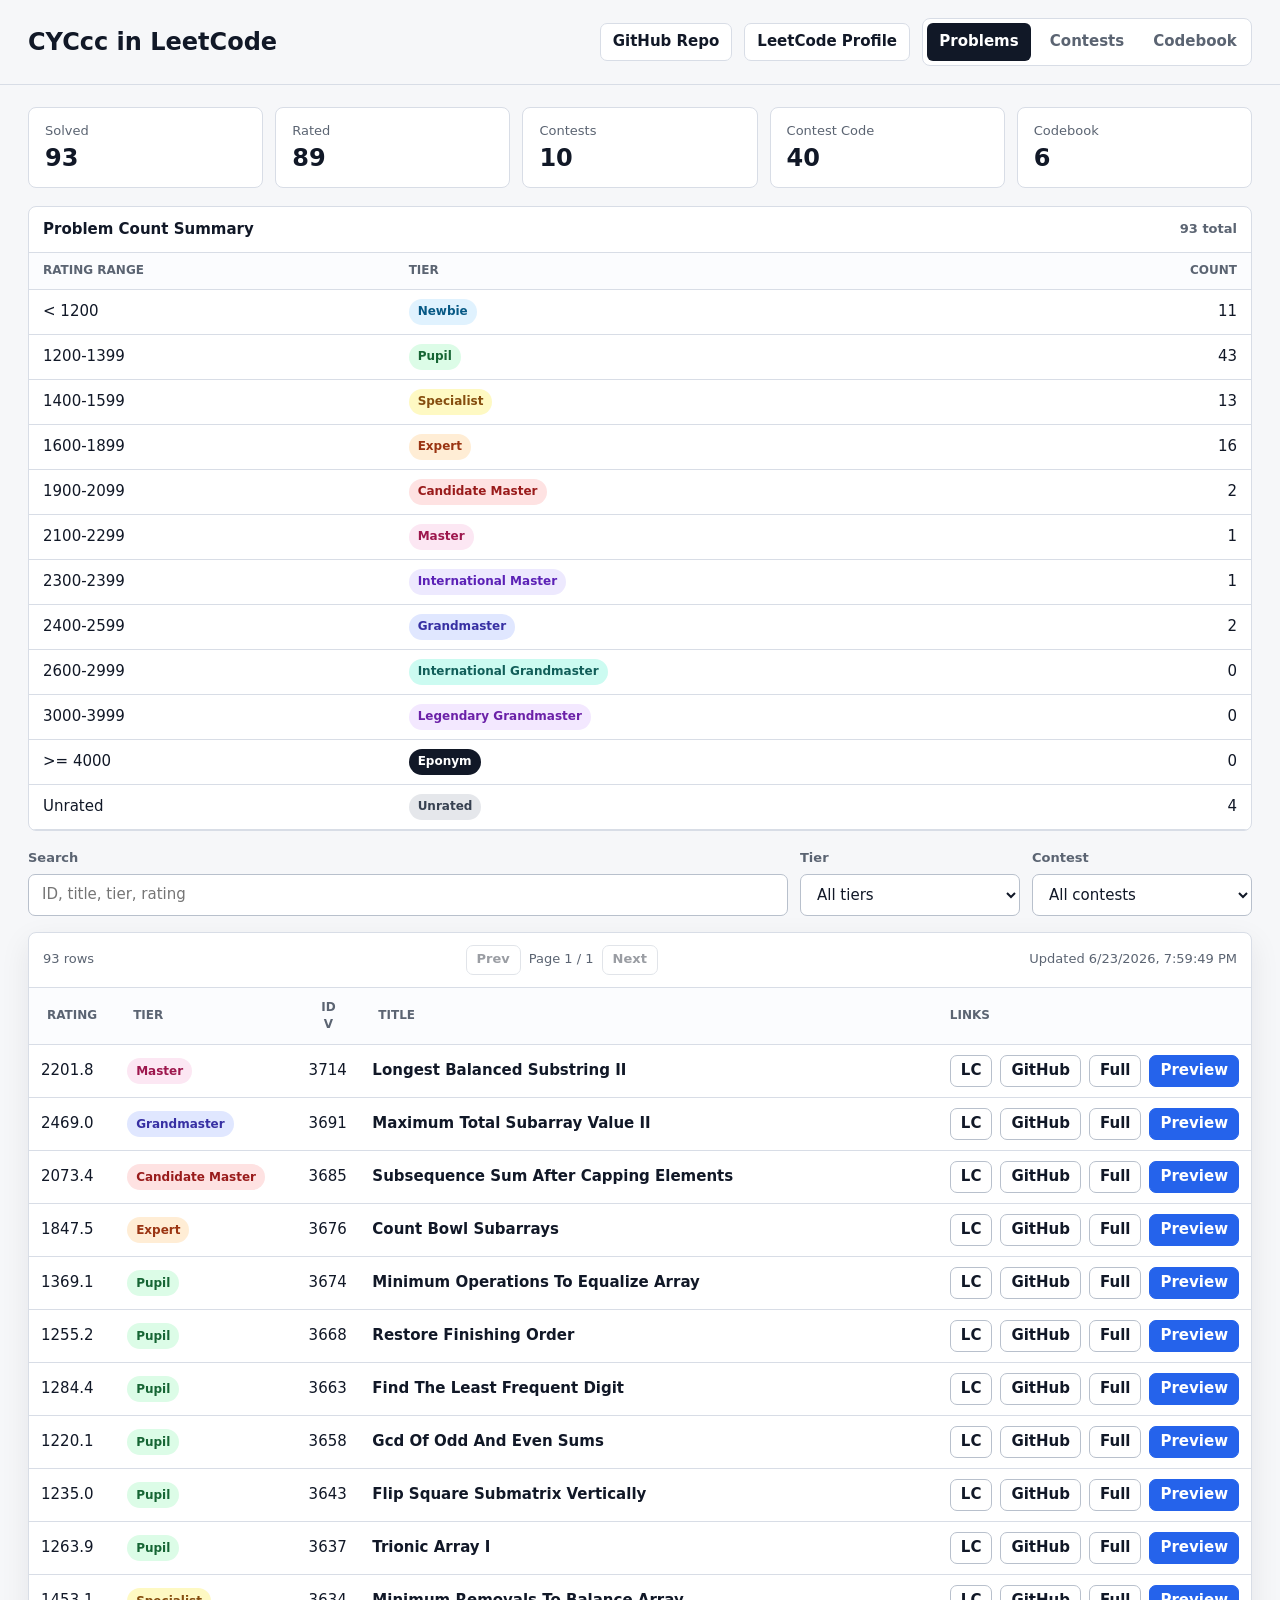
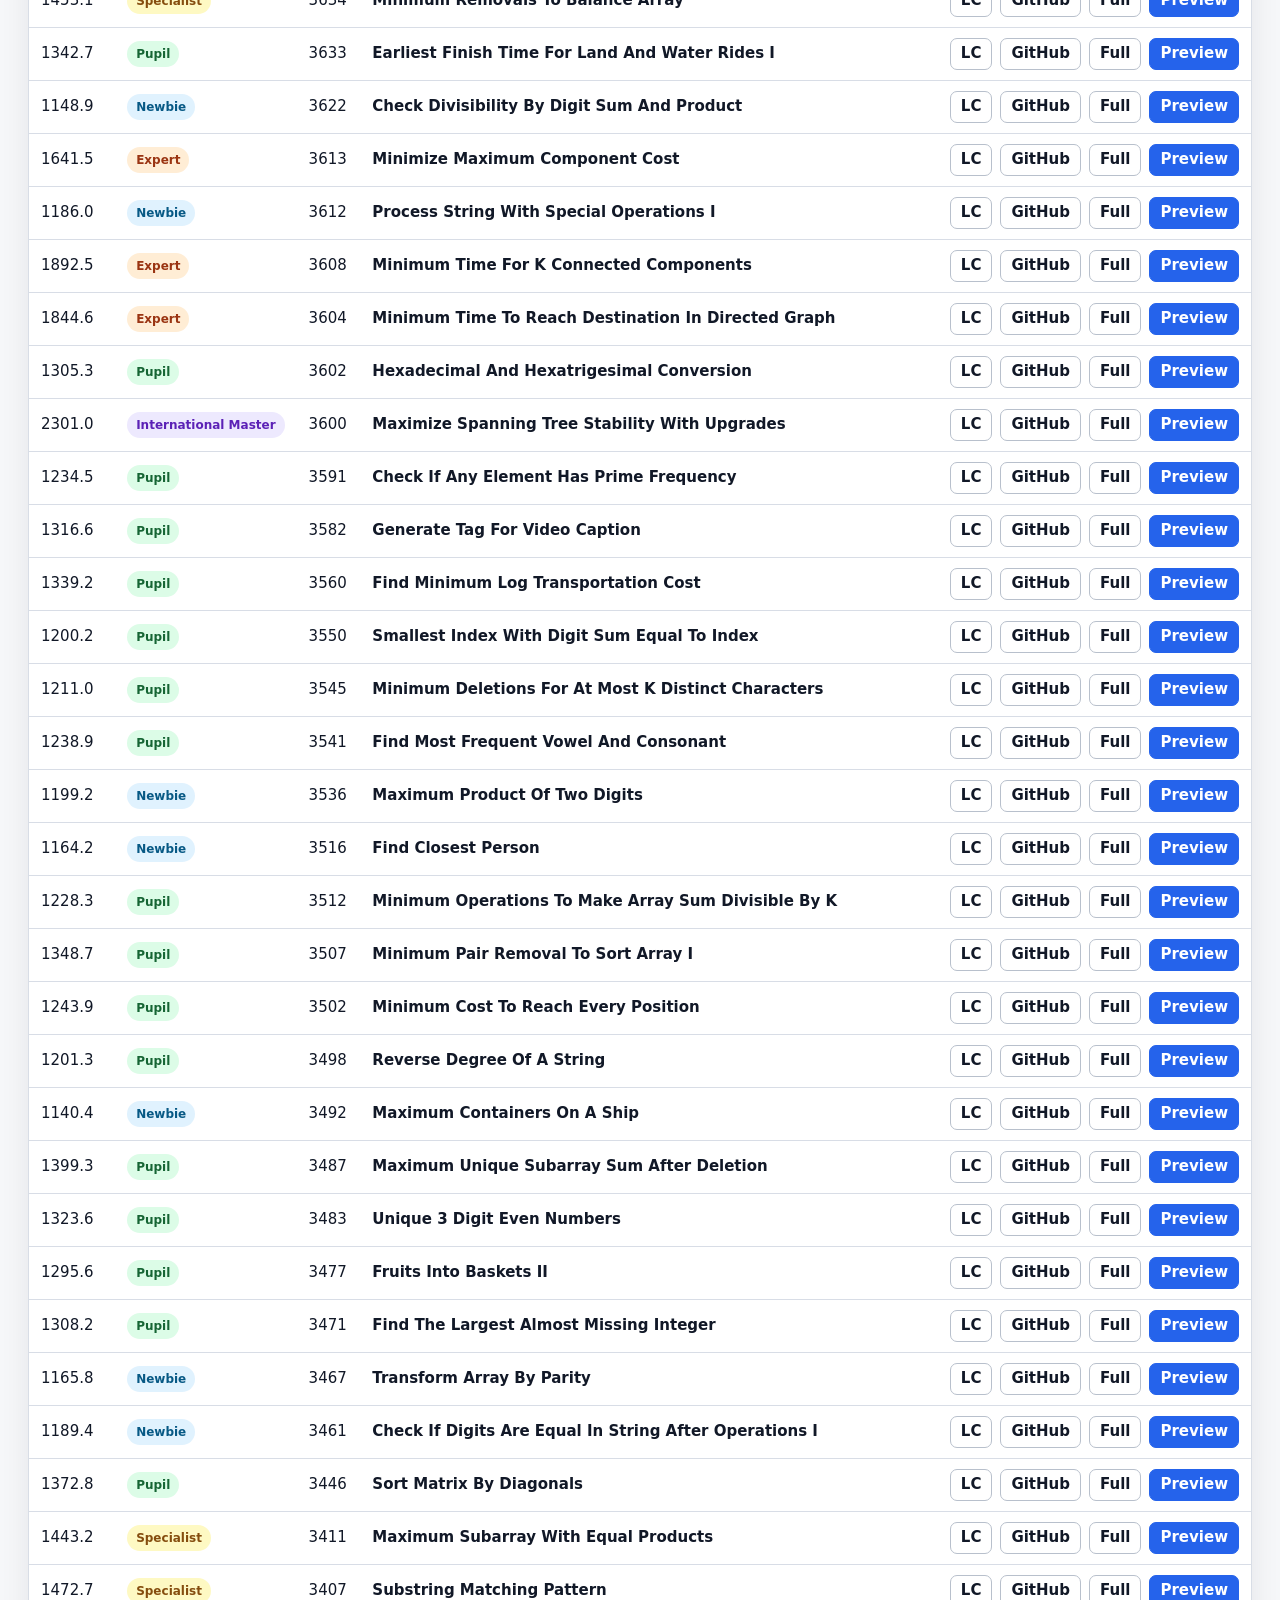
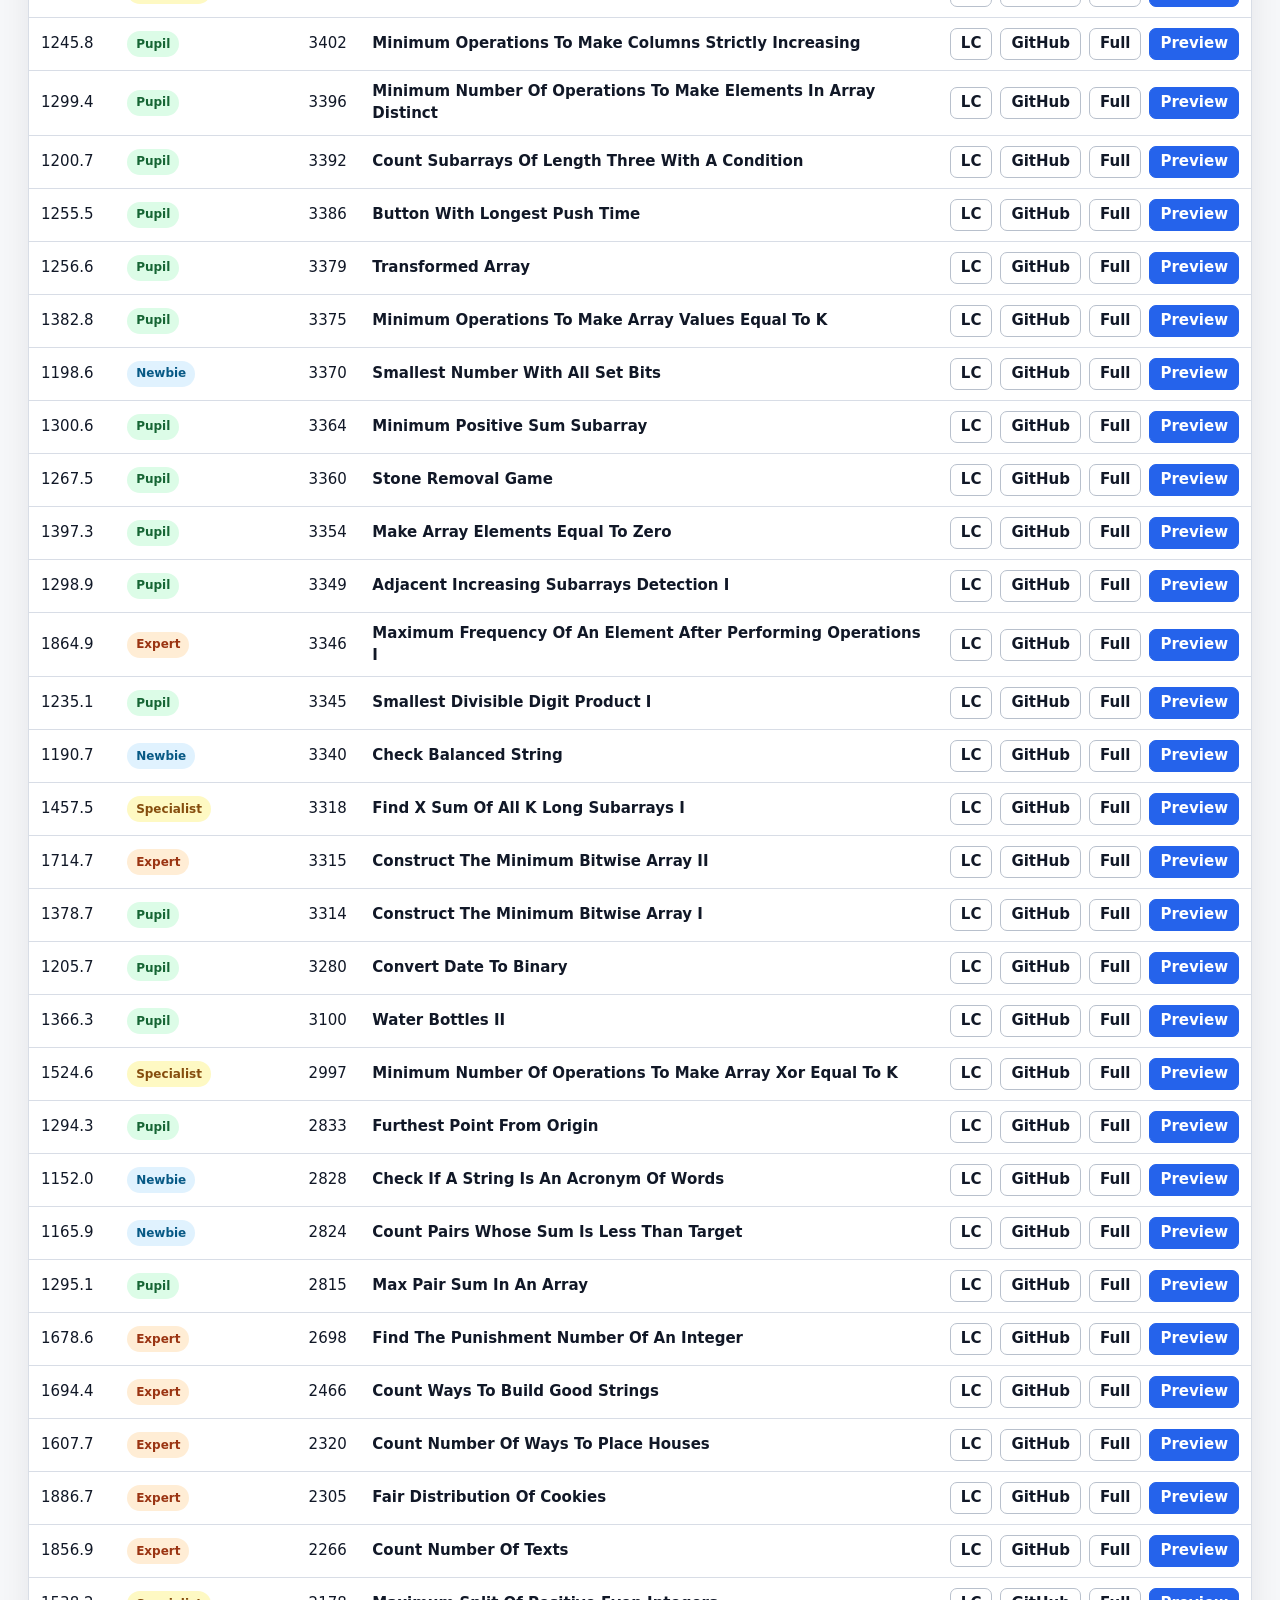
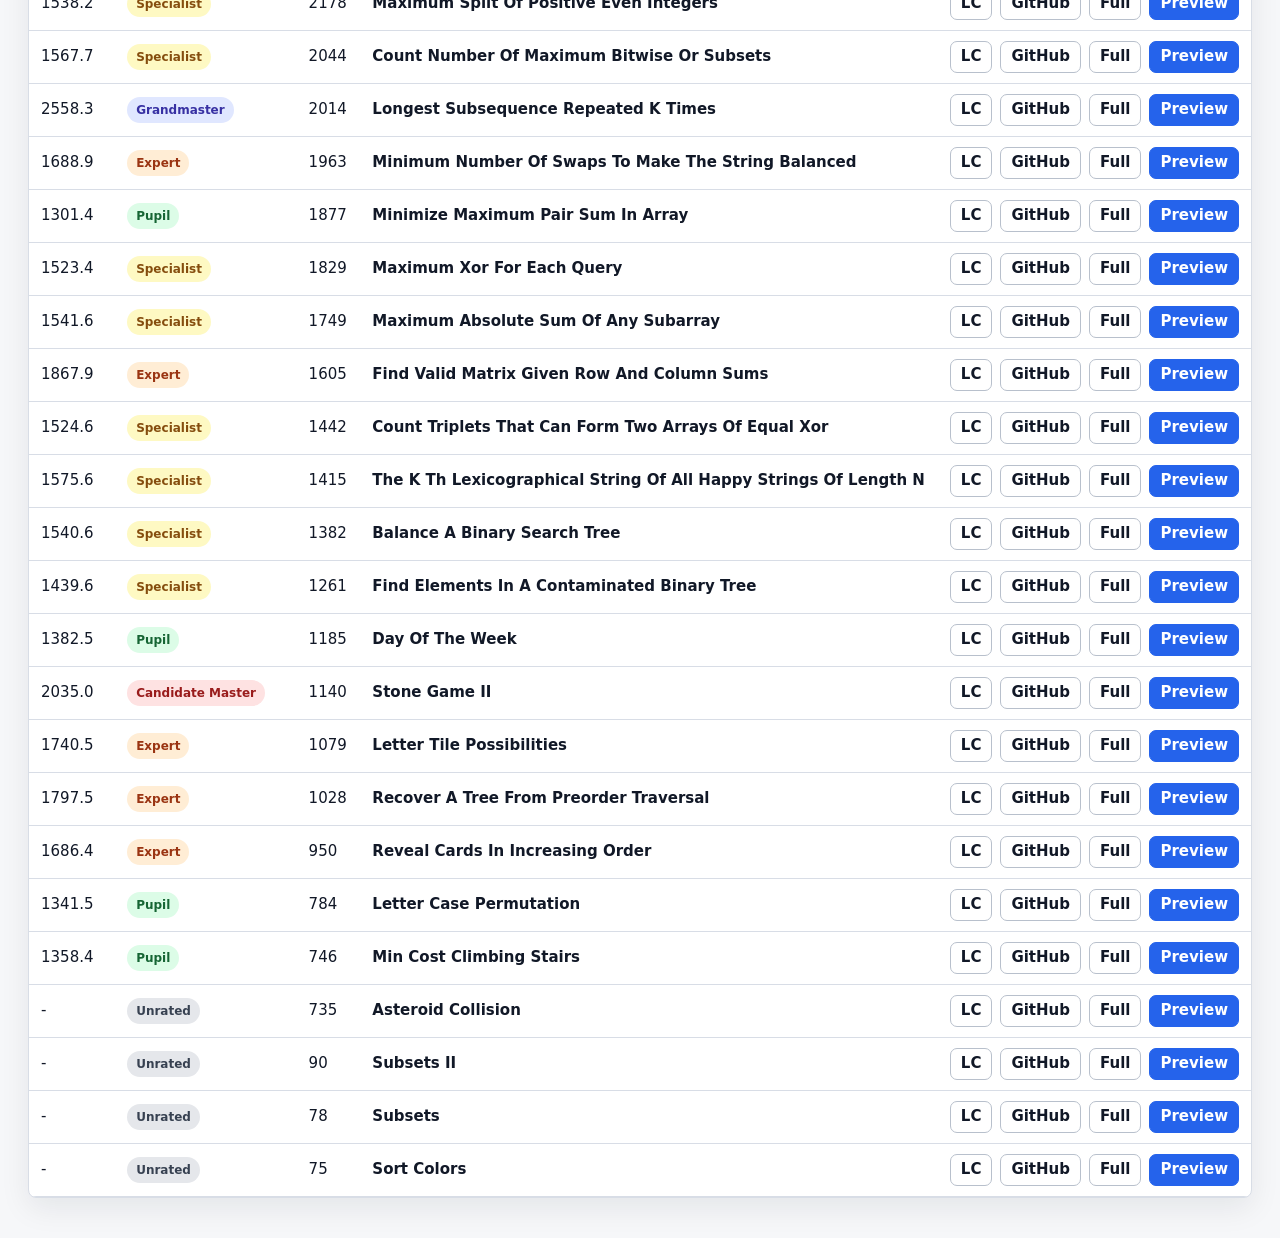
<file: docs/index.html>
<!doctype html>
<html lang="en">
  <head>
    <meta charset="utf-8">
    <meta name="viewport" content="width=device-width, initial-scale=1">
    <title>CYCcc in LeetCode</title>
    <link rel="stylesheet" href="./assets/styles.css">
  </head>
  <body>
    <header class="topbar">
      <div class="brand">
        <h1>CYCcc in LeetCode</h1>
      </div>
      <div class="header-actions">
        <a class="header-link" href="https://github.com/cyc6221/leetcode" target="_blank" rel="noreferrer">GitHub Repo</a>
        <a class="header-link" href="https://leetcode.com/u/CYCcc/" target="_blank" rel="noreferrer">LeetCode Profile</a>
        <nav class="tabs" aria-label="Views">
          <button class="tab is-active" type="button" data-view="problems">Problems</button>
          <button class="tab" type="button" data-view="contests">Contests</button>
          <button class="tab" type="button" data-view="codebook">Codebook</button>
        </nav>
      </div>
    </header>

    <main>
      <section class="stats" aria-label="Repository stats">
        <div class="stat">
          <span class="stat-label">Solved</span>
          <strong id="stat-problems">0</strong>
        </div>
        <div class="stat">
          <span class="stat-label">Rated</span>
          <strong id="stat-rated">0</strong>
        </div>
        <div class="stat">
          <span class="stat-label">Contests</span>
          <strong id="stat-contests">0</strong>
        </div>
        <div class="stat">
          <span class="stat-label">Contest Code</span>
          <strong id="stat-contest-code">0</strong>
        </div>
        <div class="stat">
          <span class="stat-label">Codebook</span>
          <strong id="stat-codebook">0</strong>
        </div>
      </section>

      <section class="summary-panel" aria-label="Problem count summary">
        <div class="summary-heading">
          <h2>Problem Count Summary</h2>
          <span id="summary-total">0 total</span>
        </div>
        <div class="summary-scroll">
          <table class="summary-table">
            <thead>
              <tr>
                <th>Rating Range</th>
                <th>Tier</th>
                <th>Count</th>
              </tr>
            </thead>
            <tbody id="summary-body"></tbody>
          </table>
        </div>
      </section>

      <section class="controls" aria-label="Table controls">
        <label class="search-field">
          <span>Search</span>
          <input id="search" type="search" autocomplete="off" placeholder="ID, title, contest, tier">
        </label>
        <label class="select-field" data-control="tier">
          <span>Tier</span>
          <select id="tier-filter">
            <option value="all">All tiers</option>
          </select>
        </label>
        <label class="select-field" data-control="contest-type" hidden>
          <span>Contest</span>
          <select id="contest-filter">
            <option value="all">All contests</option>
            <option value="weekly">Weekly</option>
            <option value="biweekly">Biweekly</option>
          </select>
        </label>
      </section>

      <section class="table-shell" aria-live="polite">
        <div class="table-meta">
          <span id="result-count">0 rows</span>
          <div class="pager" aria-label="Table pagination">
            <button class="pager-button" id="prev-page" type="button">Prev</button>
            <span id="page-status">Page 1 / 1</span>
            <button class="pager-button" id="next-page" type="button">Next</button>
          </div>
          <span id="updated-at"></span>
        </div>
        <div class="table-scroll">
          <table>
            <thead id="table-head"></thead>
            <tbody id="table-body"></tbody>
          </table>
        </div>
      </section>
    </main>

    <script src="./assets/data.js"></script>
    <script src="./assets/highlight.js"></script>
    <script src="./assets/app.js"></script>
  </body>
</html>
</file>
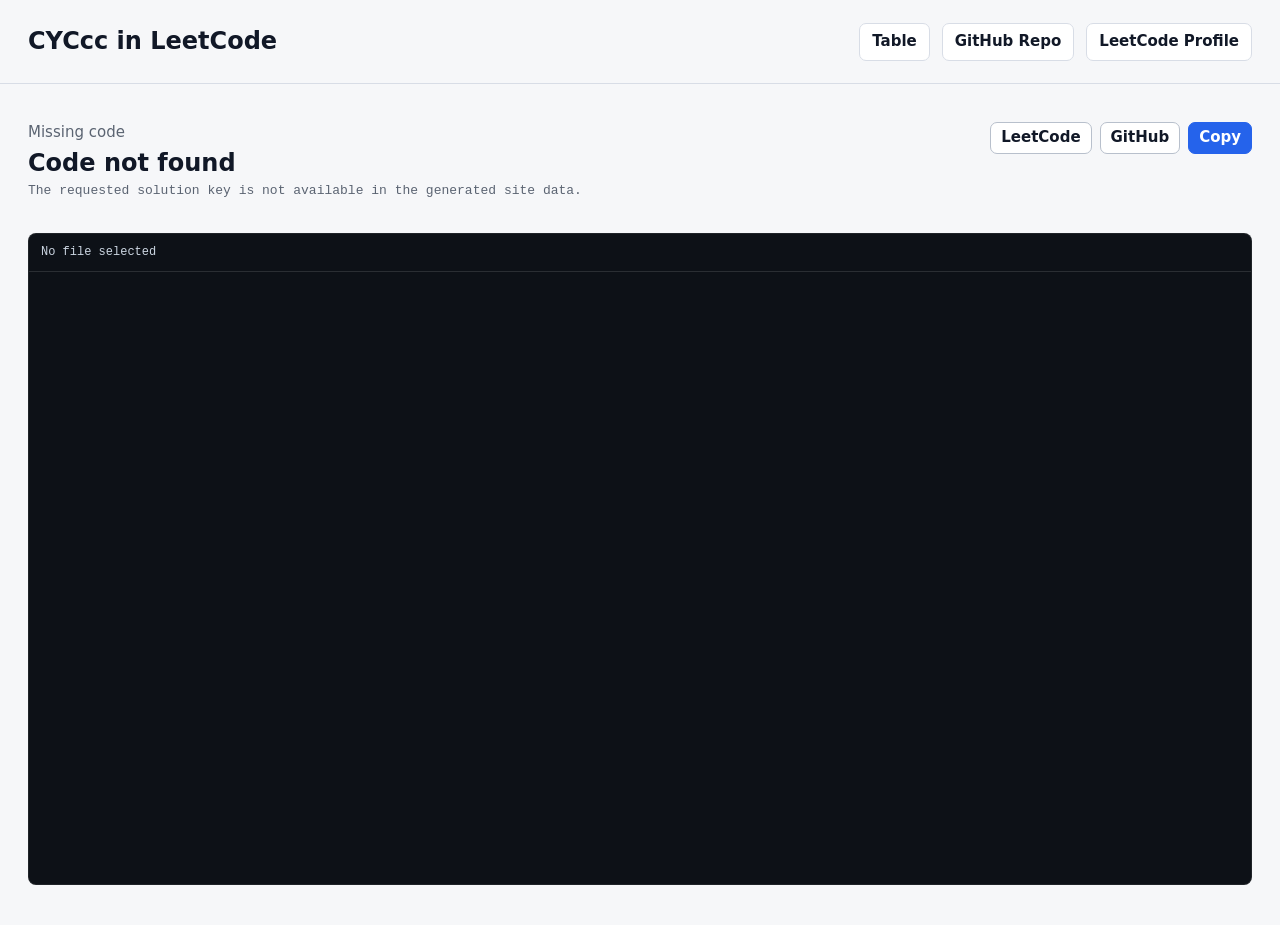
<file: docs/code.html>
<!doctype html>
<html lang="en">
  <head>
    <meta charset="utf-8">
    <meta name="viewport" content="width=device-width, initial-scale=1">
    <title>Code | CYCcc in LeetCode</title>
    <link rel="stylesheet" href="./assets/styles.css">
  </head>
  <body class="code-view-page">
    <header class="topbar">
      <div class="brand">
        <h1>CYCcc in LeetCode</h1>
      </div>
      <div class="header-actions">
        <a class="header-link" id="table-link" href="./">Table</a>
        <a class="header-link" href="https://github.com/cyc6221/leetcode" target="_blank" rel="noreferrer">GitHub Repo</a>
        <a class="header-link" href="https://leetcode.com/u/CYCcc/" target="_blank" rel="noreferrer">LeetCode Profile</a>
      </div>
    </header>

    <main class="code-view-main">
      <section class="code-view-heading">
        <div>
          <div class="code-view-meta" id="code-meta"></div>
          <h2 id="code-title">Code</h2>
          <p id="code-path"></p>
        </div>
        <div class="code-view-actions">
          <a class="button" id="leetcode-link" href="#" target="_blank" rel="noreferrer">LeetCode</a>
          <a class="button" id="github-link" href="#" target="_blank" rel="noreferrer">GitHub</a>
          <button class="button primary" id="copy-code" type="button">Copy</button>
        </div>
      </section>

      <section class="code-panel full-code-panel">
        <div class="code-toolbar">
          <span id="toolbar-path"></span>
        </div>
        <pre><code id="code-output"></code></pre>
      </section>
    </main>

    <script src="./assets/data.js"></script>
    <script src="./assets/highlight.js"></script>
    <script src="./assets/code.js"></script>
  </body>
</html>
</file>
<file: docs/assets/styles.css>
:root {
  color-scheme: light;
  --bg: #f6f7f9;
  --panel: #ffffff;
  --text: #111827;
  --muted: #5b6472;
  --line: #d8dde6;
  --line-strong: #b8c0cc;
  --accent: #2563eb;
  --accent-soft: #e8f0ff;
  --green: #0f766e;
  --amber: #a16207;
  --code-bg: #0d1117;
  --code-text: #c9d1d9;
  --shadow: 0 10px 30px rgba(15, 23, 42, 0.08);
}

* {
  box-sizing: border-box;
}

body {
  margin: 0;
  min-width: 320px;
  background: var(--bg);
  color: var(--text);
  font-family:
    Inter, ui-sans-serif, system-ui, -apple-system, BlinkMacSystemFont, "Segoe UI",
    sans-serif;
  font-size: 15px;
  line-height: 1.45;
}

button,
input,
select {
  font: inherit;
}

button {
  cursor: pointer;
}

a {
  color: var(--accent);
  text-decoration: none;
}

a:hover {
  text-decoration: underline;
}

.topbar {
  position: sticky;
  top: 0;
  z-index: 10;
  display: flex;
  align-items: center;
  justify-content: space-between;
  gap: 24px;
  min-height: 84px;
  padding: 18px 28px;
  border-bottom: 1px solid var(--line);
  background: rgba(246, 247, 249, 0.94);
  backdrop-filter: blur(12px);
}

h1 {
  margin: 0;
  font-size: 24px;
  font-weight: 760;
  letter-spacing: 0;
}

.brand {
  display: flex;
  align-items: center;
  min-height: 42px;
}

.header-actions {
  display: flex;
  align-items: center;
  gap: 12px;
}

.header-link {
  display: inline-flex;
  align-items: center;
  justify-content: center;
  min-height: 38px;
  padding: 0 12px;
  border: 1px solid var(--line);
  border-radius: 7px;
  background: var(--panel);
  color: var(--text);
  font-weight: 690;
  white-space: nowrap;
}

.header-link:hover {
  border-color: var(--accent);
  color: var(--accent);
  text-decoration: none;
}

.tabs {
  display: inline-flex;
  gap: 4px;
  padding: 4px;
  border: 1px solid var(--line);
  border-radius: 8px;
  background: var(--panel);
}

.tab {
  min-width: 104px;
  min-height: 38px;
  border: 0;
  border-radius: 6px;
  background: transparent;
  color: var(--muted);
  font-weight: 680;
}

.tab.is-active {
  background: var(--text);
  color: #ffffff;
}

main {
  width: min(1480px, 100%);
  margin: 0 auto;
  padding: 22px 28px 40px;
}

.stats {
  display: grid;
  grid-template-columns: repeat(auto-fit, minmax(140px, 1fr));
  gap: 12px;
  margin-bottom: 18px;
}

.stat {
  min-height: 76px;
  padding: 14px 16px;
  border: 1px solid var(--line);
  border-radius: 8px;
  background: var(--panel);
}

.stat-label {
  display: block;
  margin-bottom: 4px;
  color: var(--muted);
  font-size: 13px;
}

.stat strong {
  font-size: 24px;
  line-height: 1.1;
}

.summary-panel {
  overflow: hidden;
  margin-bottom: 18px;
  border: 1px solid var(--line);
  border-radius: 8px;
  background: var(--panel);
}

.summary-heading {
  display: flex;
  align-items: center;
  justify-content: space-between;
  gap: 16px;
  padding: 12px 14px;
  border-bottom: 1px solid var(--line);
}

.summary-heading h2 {
  margin: 0;
  font-size: 15px;
  font-weight: 760;
  letter-spacing: 0;
}

.summary-heading span {
  color: var(--muted);
  font-size: 13px;
  font-weight: 680;
}

.summary-scroll {
  overflow: auto;
}

.summary-table {
  min-width: 560px;
  box-shadow: none;
}

.summary-table th,
.summary-table td {
  padding: 9px 14px;
}

.summary-table th:last-child,
.summary-table td:last-child {
  text-align: right;
}

.controls {
  display: grid;
  grid-template-columns: minmax(260px, 1fr) 220px 220px;
  gap: 12px;
  align-items: end;
  margin-bottom: 16px;
}

.search-field,
.select-field {
  display: grid;
  gap: 6px;
}

.search-field span,
.select-field span {
  color: var(--muted);
  font-size: 13px;
  font-weight: 650;
}

input,
select {
  width: 100%;
  min-height: 42px;
  border: 1px solid var(--line-strong);
  border-radius: 7px;
  background: var(--panel);
  color: var(--text);
  outline: none;
}

input {
  padding: 0 13px;
}

select {
  padding: 0 36px 0 12px;
}

input:focus,
select:focus {
  border-color: var(--accent);
  box-shadow: 0 0 0 3px var(--accent-soft);
}

.table-shell {
  overflow: hidden;
  border: 1px solid var(--line);
  border-radius: 8px;
  background: var(--panel);
  box-shadow: var(--shadow);
}

.table-meta {
  display: flex;
  justify-content: space-between;
  align-items: center;
  gap: 16px;
  padding: 12px 14px;
  border-bottom: 1px solid var(--line);
  color: var(--muted);
  font-size: 13px;
}

.pager {
  display: inline-flex;
  align-items: center;
  gap: 8px;
  color: var(--muted);
}

.pager-button {
  min-height: 30px;
  padding: 0 10px;
  border: 1px solid var(--line-strong);
  border-radius: 7px;
  background: var(--panel);
  color: var(--text);
  font-size: 13px;
  font-weight: 680;
}

.pager-button:disabled {
  cursor: default;
  opacity: 0.42;
}

.table-scroll {
  overflow: auto;
}

table {
  width: 100%;
  min-width: 820px;
  border-collapse: collapse;
}

th,
td {
  border-bottom: 1px solid var(--line);
  padding: 10px 12px;
  text-align: left;
  vertical-align: middle;
}

th {
  position: sticky;
  top: 0;
  z-index: 1;
  background: #fbfcfe;
  color: var(--muted);
  font-size: 12px;
  font-weight: 760;
  text-transform: uppercase;
}

th button {
  display: inline-flex;
  align-items: center;
  gap: 6px;
  min-height: 28px;
  border: 0;
  background: transparent;
  color: inherit;
  font-weight: inherit;
  text-transform: inherit;
}

tbody tr:hover > td:not(.code-cell) {
  background: #f9fbff;
}

tbody tr.is-open > td:not(.code-cell) {
  background: #f7fafc;
}

.data-row {
  scroll-margin-top: 96px;
}

.num {
  font-variant-numeric: tabular-nums;
  white-space: nowrap;
}

.title-cell {
  min-width: 300px;
  font-weight: 650;
}

.pill {
  display: inline-flex;
  align-items: center;
  min-height: 26px;
  padding: 0 9px;
  border-radius: 999px;
  background: #eef2f7;
  color: #2f3a4a;
  font-size: 12px;
  font-weight: 720;
  white-space: nowrap;
}

.pill.high {
  background: #fff7ed;
  color: var(--amber);
}

.codebook-pill {
  background: #ecfeff;
  color: #155e75;
}

.tier-0000-1199-newbie {
  background: #e0f2fe;
  color: #075985;
}

.tier-1200-1399-pupil {
  background: #dcfce7;
  color: #166534;
}

.tier-1400-1599-specialist {
  background: #fef9c3;
  color: #854d0e;
}

.tier-1600-1899-expert {
  background: #ffedd5;
  color: #9a3412;
}

.tier-1900-2099-candidate-master {
  background: #fee2e2;
  color: #991b1b;
}

.tier-2100-2299-master {
  background: #fce7f3;
  color: #9d174d;
}

.tier-2300-2399-international-master {
  background: #ede9fe;
  color: #5b21b6;
}

.tier-2400-2599-grandmaster {
  background: #e0e7ff;
  color: #3730a3;
}

.tier-2600-2999-international-grandmaster {
  background: #ccfbf1;
  color: #115e59;
}

.tier-3000-3999-legendary-grandmaster {
  background: #f3e8ff;
  color: #6b21a8;
}

.tier-4000-plus-eponym {
  background: #111827;
  color: #ffffff;
}

.tier-unrated {
  background: #e5e7eb;
  color: #374151;
}

.pill.contest {
  color: #ffffff;
}

.contest-weekly.contest-tone-0 {
  background: #0f766e;
}

.contest-weekly.contest-tone-1 {
  background: #0d9488;
}

.contest-weekly.contest-tone-2 {
  background: #0891b2;
}

.contest-weekly.contest-tone-3 {
  background: #0369a1;
}

.contest-biweekly.contest-tone-0 {
  background: #7e22ce;
}

.contest-biweekly.contest-tone-1 {
  background: #9333ea;
}

.contest-biweekly.contest-tone-2 {
  background: #be185d;
}

.contest-biweekly.contest-tone-3 {
  background: #c2410c;
}

.action-row {
  display: inline-flex;
  gap: 8px;
  align-items: center;
  white-space: nowrap;
}

.button {
  display: inline-flex;
  align-items: center;
  justify-content: center;
  min-height: 32px;
  padding: 0 10px;
  border: 1px solid var(--line-strong);
  border-radius: 7px;
  background: var(--panel);
  color: var(--text);
  font-weight: 690;
}

.button:hover {
  border-color: var(--accent);
  color: var(--accent);
  text-decoration: none;
}

.button.primary {
  border-color: var(--accent);
  background: var(--accent);
  color: #ffffff;
}

.code-cell {
  padding: 0;
  background: var(--code-bg);
}

.code-row:hover .code-cell {
  background: var(--code-bg);
}

.code-panel {
  display: grid;
  grid-template-rows: auto minmax(220px, 520px);
  max-height: 620px;
}

.code-toolbar {
  display: flex;
  justify-content: space-between;
  gap: 16px;
  padding: 10px 12px;
  border-bottom: 1px solid rgba(255, 255, 255, 0.12);
  color: #cbd5e1;
  font-family: ui-monospace, SFMono-Regular, Menlo, Consolas, monospace;
  font-size: 12px;
}

.code-toolbar .button {
  min-height: 28px;
  border-color: rgba(255, 255, 255, 0.24);
  background: rgba(255, 255, 255, 0.08);
  color: #ffffff;
}

pre {
  margin: 0;
  overflow: auto;
  padding: 16px;
  color: var(--code-text);
  font-family: ui-monospace, SFMono-Regular, Menlo, Consolas, monospace;
  font-size: 13px;
  line-height: 1.55;
  tab-size: 2;
}

.code-comment {
  color: #8b949e;
}

.code-string {
  color: #a5d6ff;
}

.code-preprocessor {
  color: #d2a8ff;
}

.code-keyword {
  color: #ff7b72;
}

.code-number {
  color: #79c0ff;
}

.code-view-main {
  width: min(1280px, 100%);
}

.code-view-heading {
  display: flex;
  align-items: flex-start;
  justify-content: space-between;
  gap: 20px;
  margin-bottom: 16px;
  padding: 16px 0;
}

.code-view-heading h2 {
  margin: 4px 0;
  font-size: 24px;
  line-height: 1.25;
  letter-spacing: 0;
}

.code-view-meta,
.code-view-heading p {
  margin: 0;
  color: var(--muted);
}

.code-view-heading p {
  font-family: ui-monospace, SFMono-Regular, Menlo, Consolas, monospace;
  font-size: 13px;
}

.code-view-actions {
  display: inline-flex;
  gap: 8px;
  align-items: center;
  flex-wrap: wrap;
  justify-content: flex-end;
}

.full-code-panel {
  overflow: hidden;
  border-radius: 8px;
  border: 1px solid rgba(255, 255, 255, 0.08);
  background: var(--code-bg);
  grid-template-rows: auto 1fr;
  max-height: none;
}

.full-code-panel pre {
  min-height: 68vh;
}

.empty {
  padding: 42px 16px;
  text-align: center;
  color: var(--muted);
}

@media (max-width: 860px) {
  .topbar {
    position: static;
    align-items: stretch;
    flex-direction: column;
    padding: 16px;
  }

  .header-actions {
    align-items: stretch;
    flex-direction: column;
  }

  .header-link {
    width: 100%;
  }

  .tabs {
    width: 100%;
  }

  .tab {
    flex: 1;
    min-width: 0;
  }

  main {
    padding: 16px;
  }

  .stats {
    grid-template-columns: repeat(2, minmax(120px, 1fr));
  }

  .controls {
    grid-template-columns: 1fr;
  }

  .table-meta {
    flex-direction: column;
    gap: 4px;
  }

  .code-view-heading {
    flex-direction: column;
  }

  .code-view-actions {
    width: 100%;
    justify-content: flex-start;
  }
}
</file>
